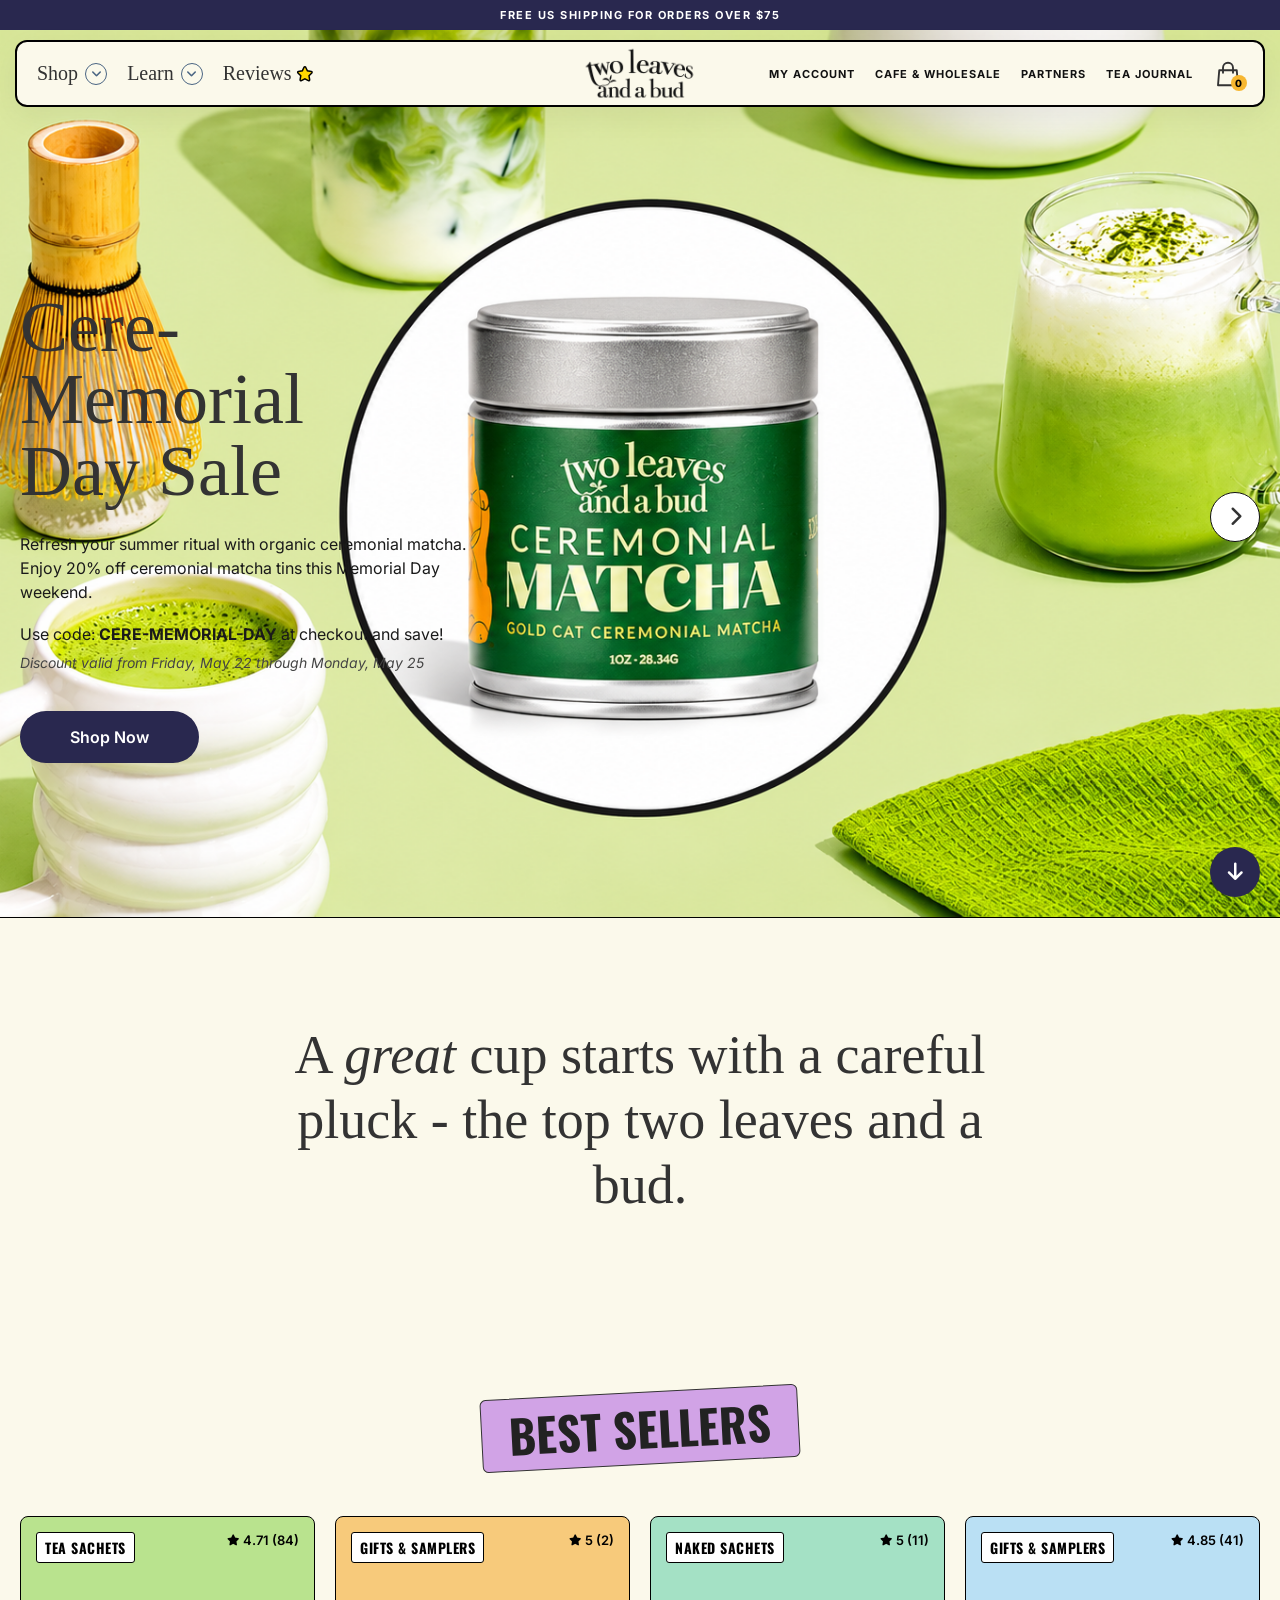
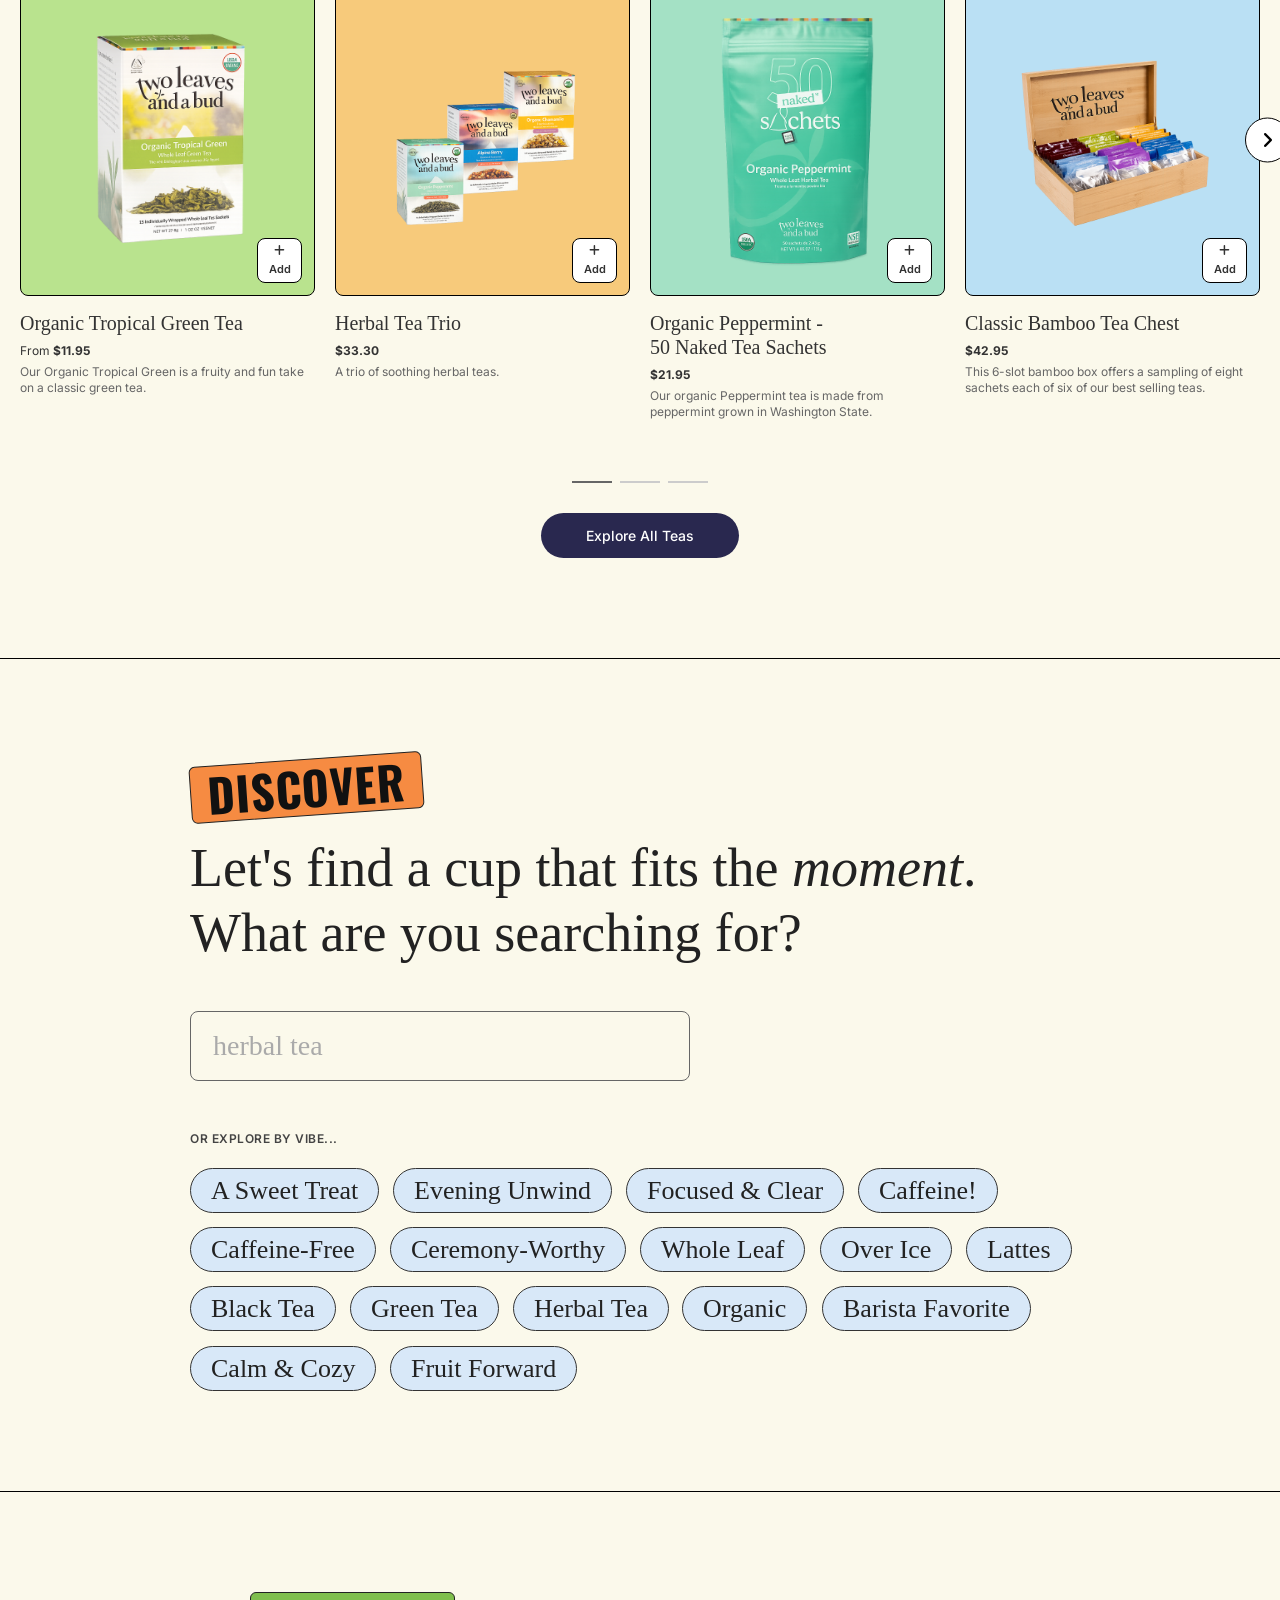
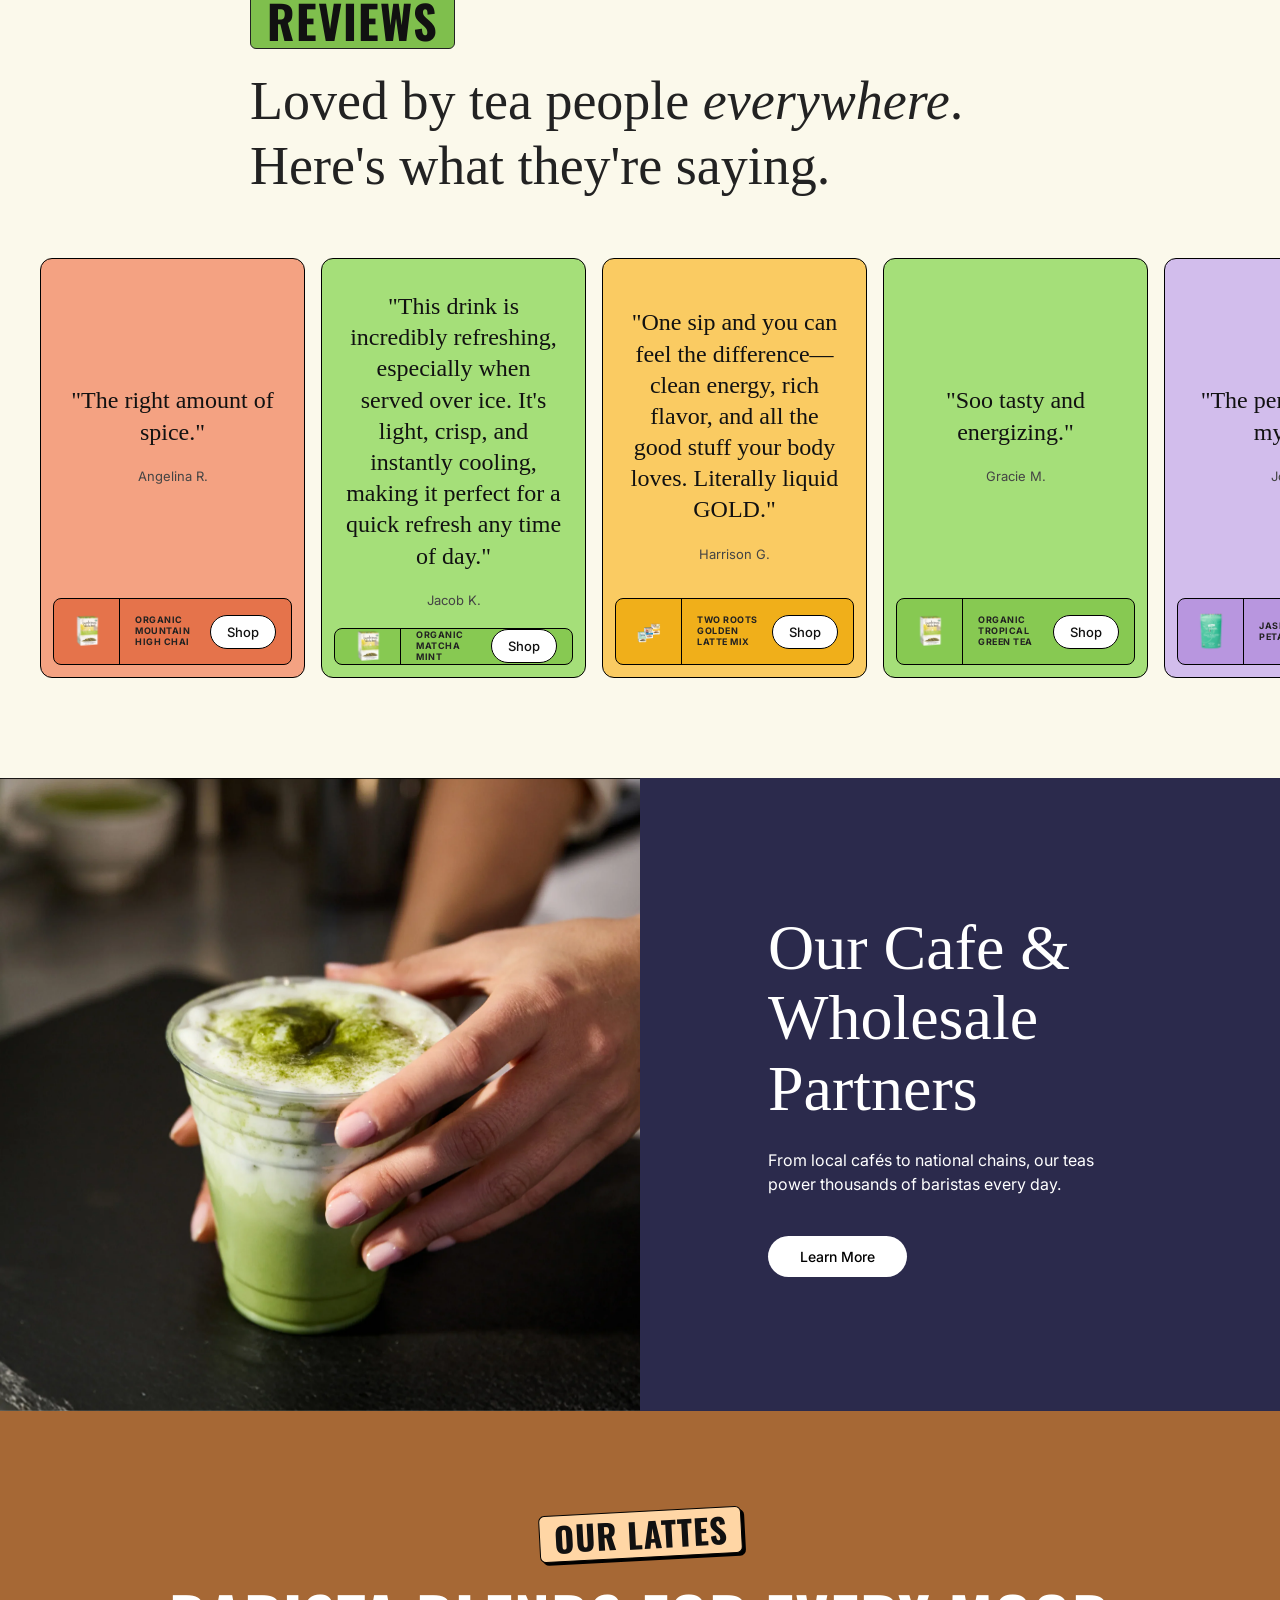
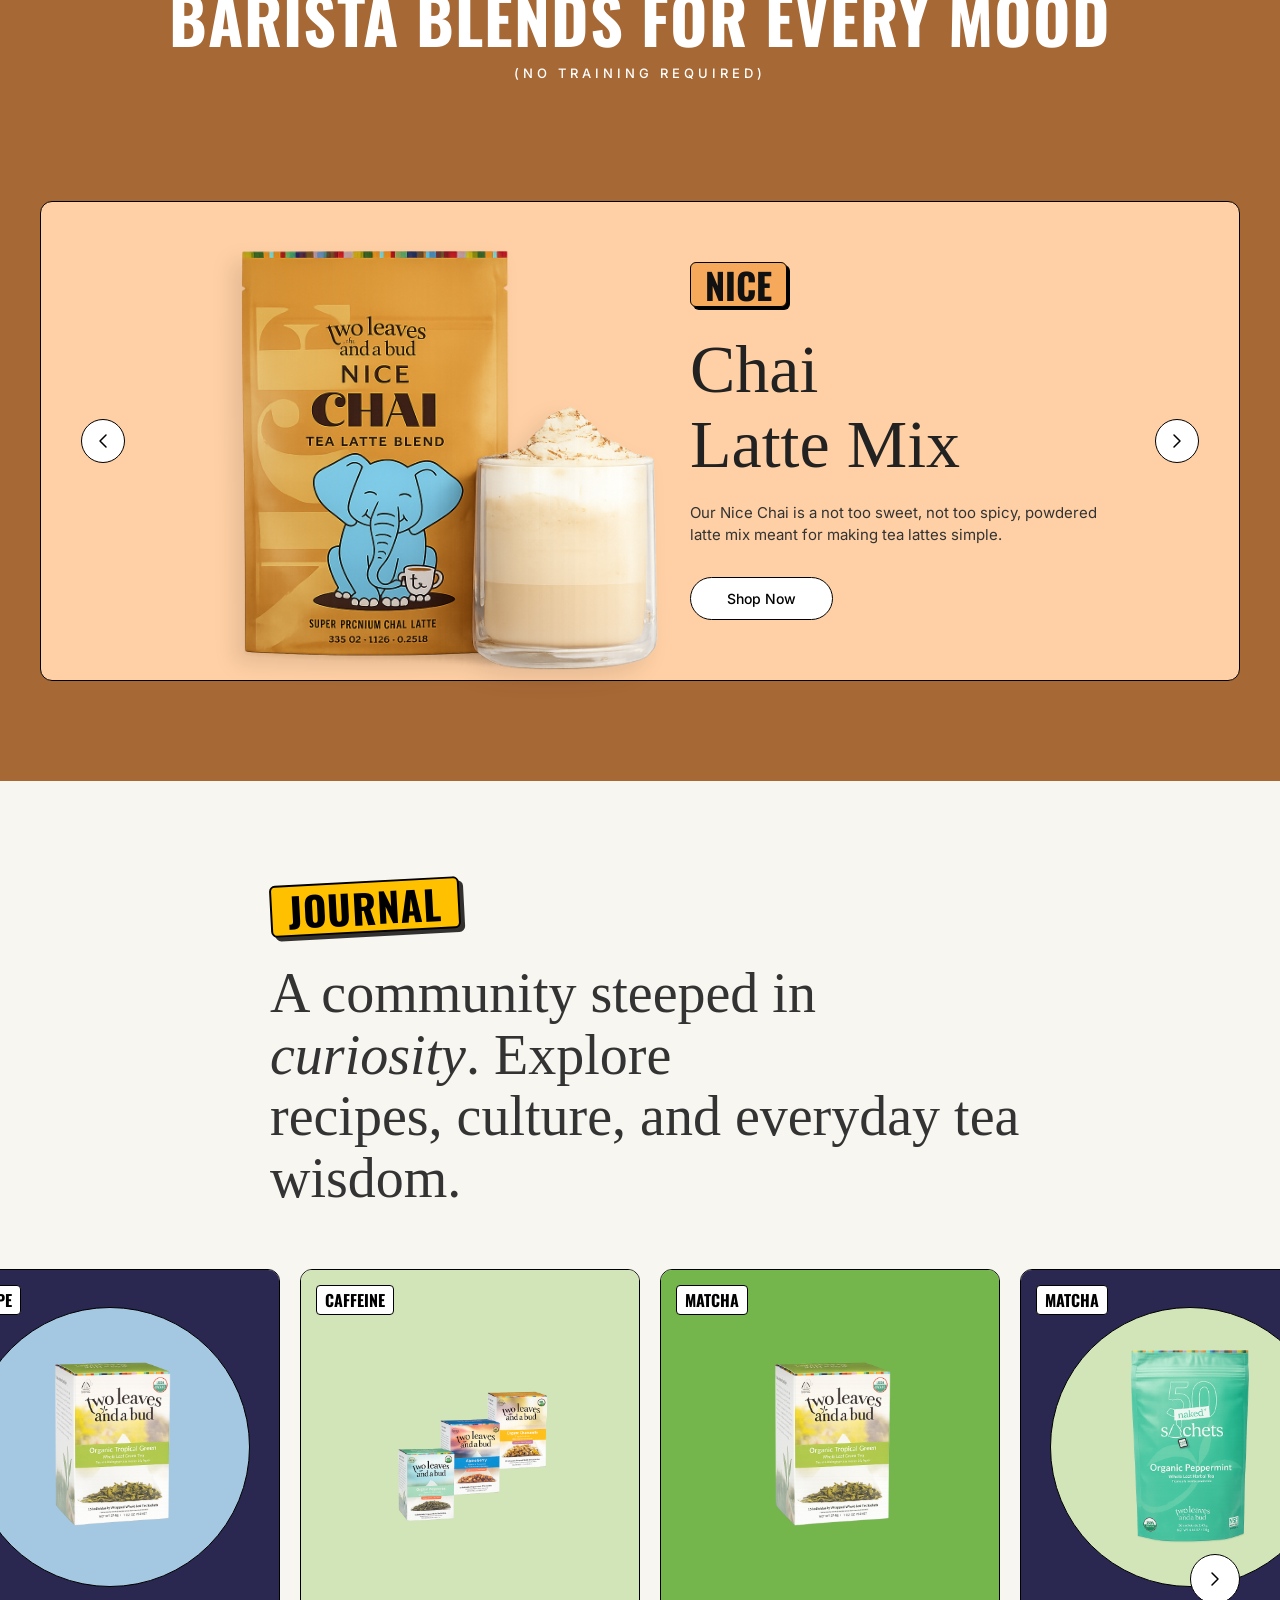
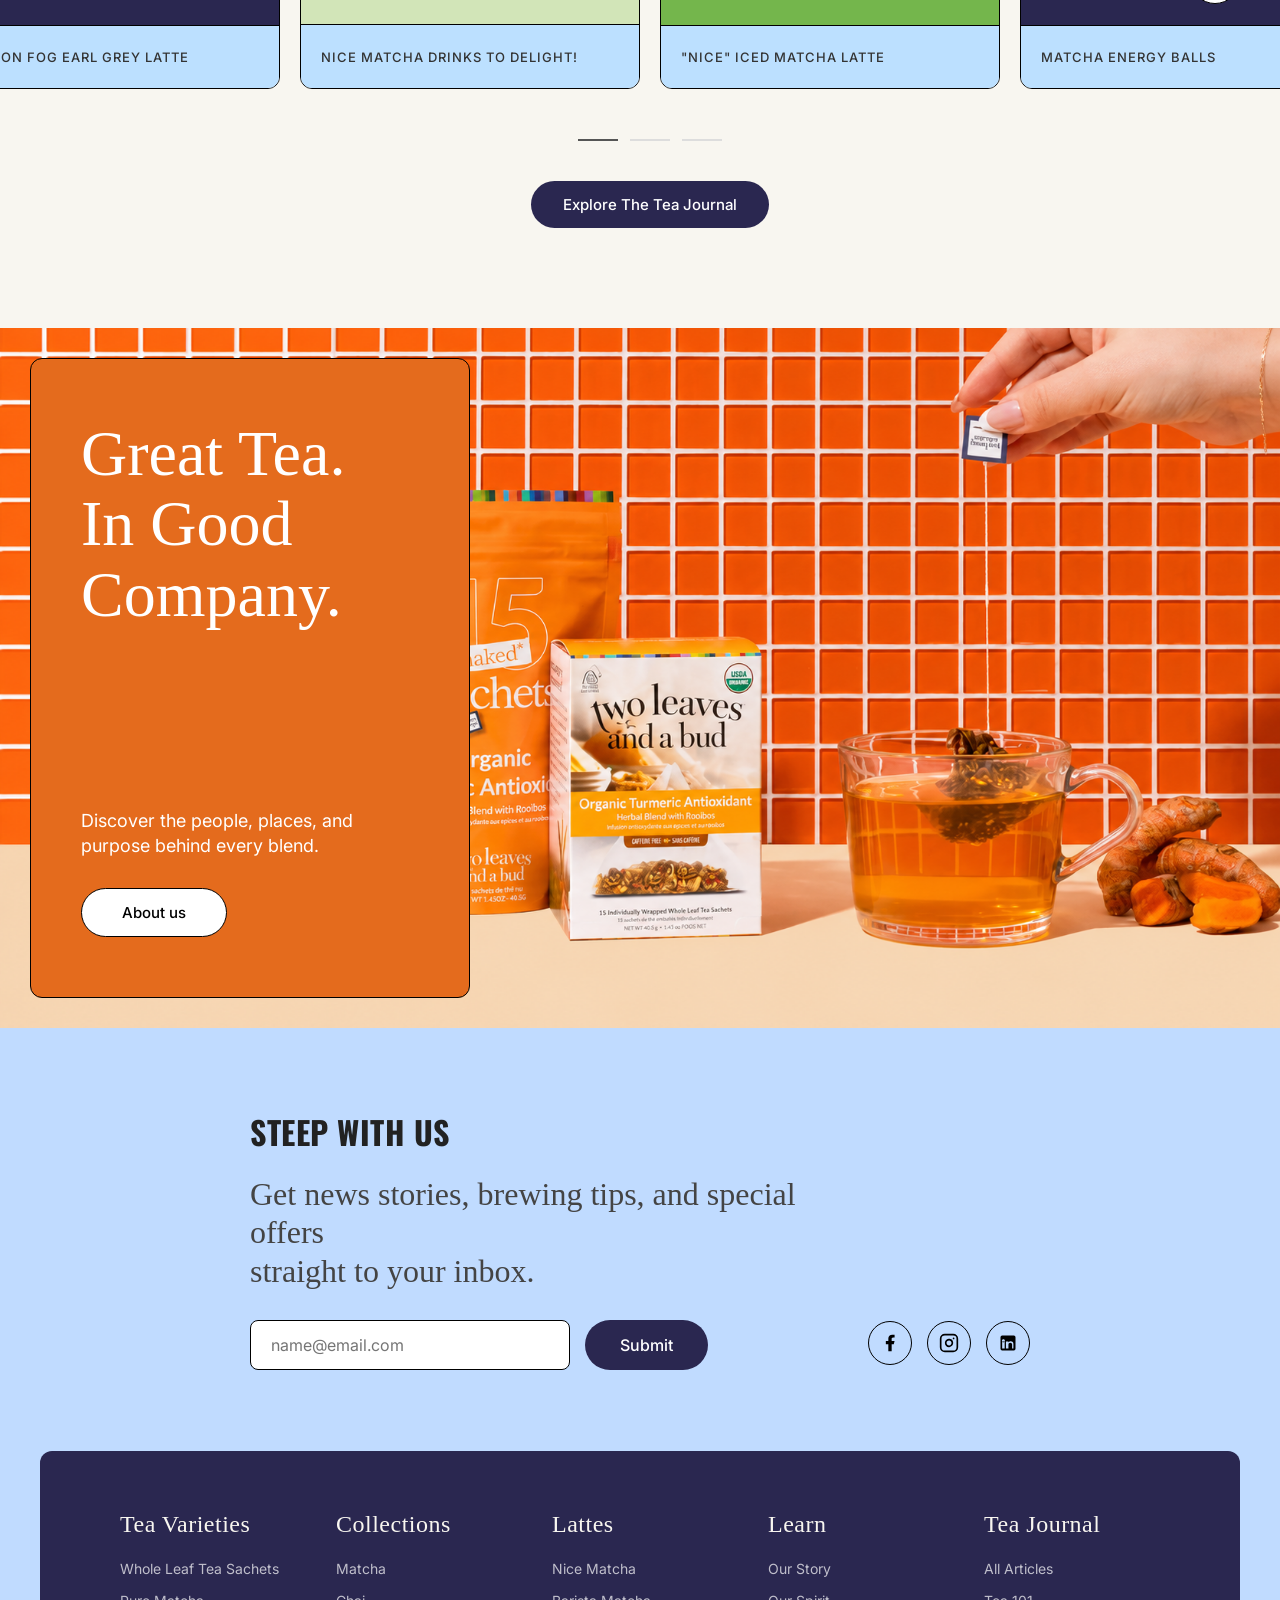
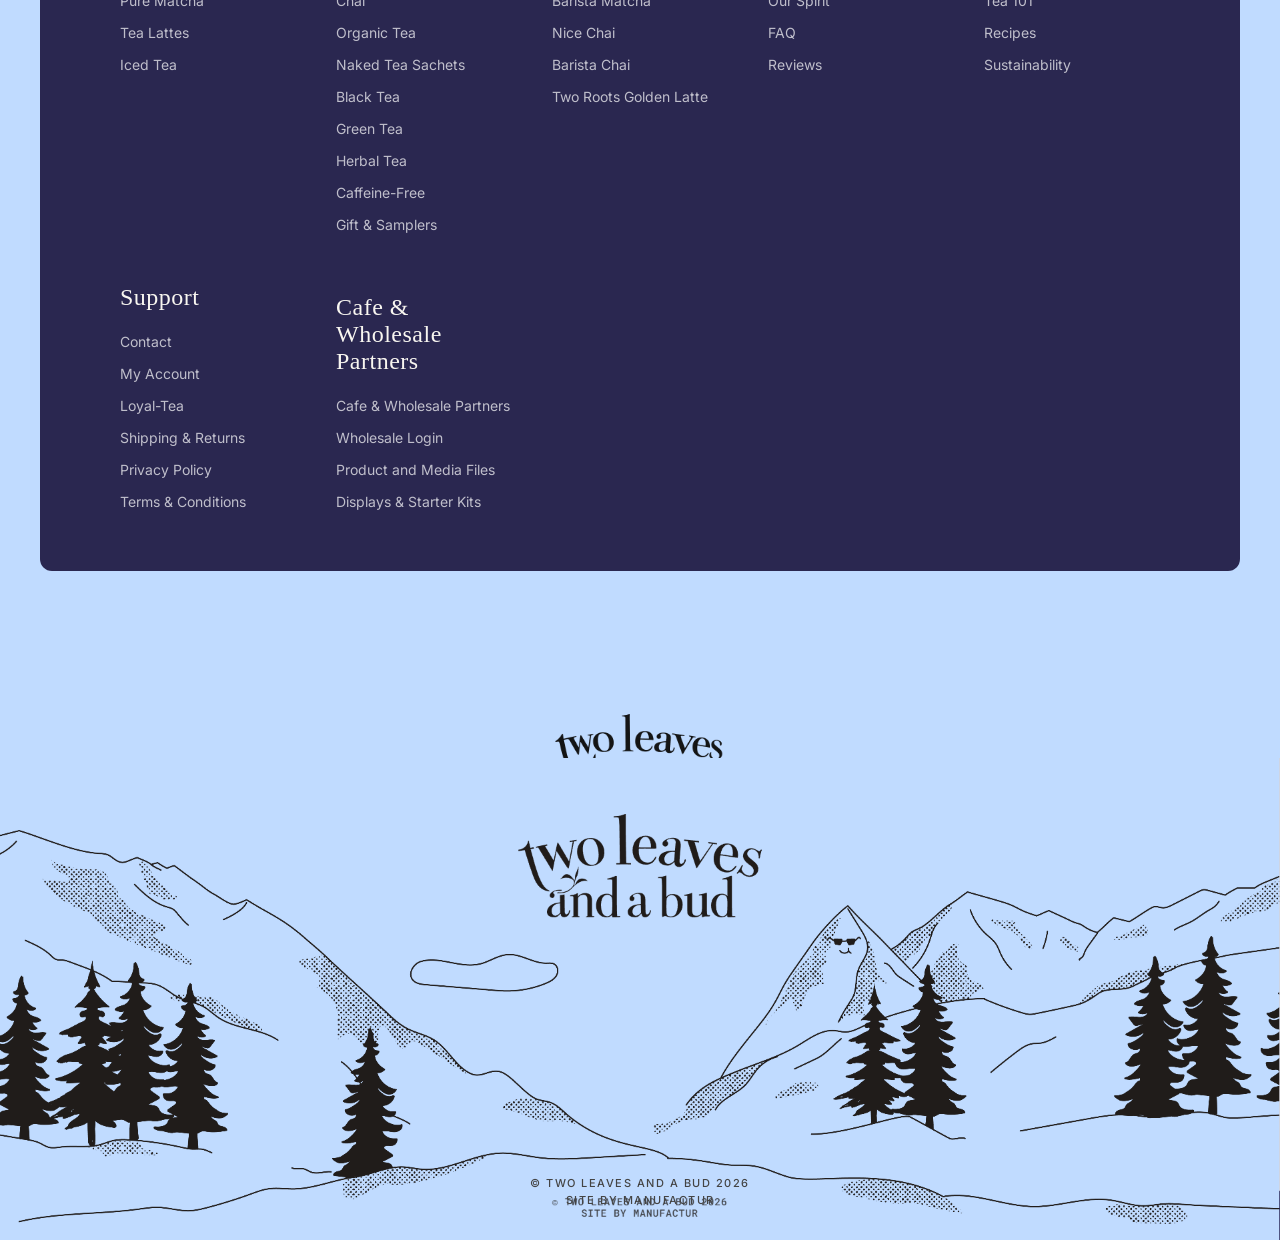
<file: RESPONSIVE TASK/index.html>
<!DOCTYPE html>
<html lang="en">
<head>
    <meta charset="UTF-8">
    <meta name="viewport" content="width=device-width, initial-scale=1.0">
    <title>Two Leaves and a Bud - Replica</title>
    <link rel="stylesheet" href="style.css">
    <link rel="preconnect" href="https://fonts.googleapis.com">
    <link rel="preconnect" href="https://fonts.gstatic.com" crossorigin>
    <link href="https://fonts.googleapis.com/css2?family=Playfair+Display:ital,wght@0,400;0,600;1,400&family=Inter:wght@400;500;600;700&family=Oswald:wght@700&display=swap" rel="stylesheet">
    
    <link rel="stylesheet" href="https://cdnjs.cloudflare.com/ajax/libs/font-awesome/6.4.0/css/all.min.css">
</head>
<body>
    <div class="top-banner">
        FREE US SHIPPING FOR ORDERS OVER $75
    </div>

    <nav class="navbar animate-on-scroll">
        <button class="mobile-menu-btn">
            <svg width="34" height="22" viewBox="0 0 34 22" fill="none" xmlns="http://www.w3.org/2000/svg">
                <path d="M0 1H34M0 11H34M0 21H34" stroke="#333" stroke-width="1.2"/>
            </svg>
        </button>
        
        <div class="nav-left desktop-only">
            <a href="#">Shop <i class="fa-solid fa-angle-down" style="border: 1.5px solid #4A6583; border-radius: 50%; width: 22px; height: 22px; display: flex; align-items: center; justify-content: center; font-size: 12px; color: #4A6583; margin-left: 2px;"></i></a>
            <a href="#">Learn <i class="fa-solid fa-angle-down" style="border: 1.5px solid #4A6583; border-radius: 50%; width: 22px; height: 22px; display: flex; align-items: center; justify-content: center; font-size: 12px; color: #4A6583; margin-left: 2px;"></i></a>
            <a href="#">Reviews <i class="fa-solid fa-star" style="color: #FFD700; -webkit-text-stroke: 1.5px black;"></i></a>
        </div>
        
        <div class="nav-center">
            <img src="./assets/logo.png" alt="Two Leaves and a Bud Logo" class="logo-img">
        </div>

        <div class="nav-right">
            <a href="#" class="desktop-only">MY ACCOUNT</a>
            <a href="#" class="desktop-only">CAFE & WHOLESALE</a>
            <a href="#" class="desktop-only">PARTNERS</a>
            <a href="#" class="desktop-only">TEA JOURNAL</a>
            <a href="#" class="cart">
                <svg width="30" height="30" viewBox="0 0 24 24" fill="none" xmlns="http://www.w3.org/2000/svg">
                    <path d="M16 11V7C16 4.79086 14.2091 3 12 3C9.79086 3 8 4.79086 8 7V11M5 9H19L20 21H4L5 9Z" stroke="currentColor" stroke-width="1.5" stroke-linecap="round" stroke-linejoin="round"/>
                </svg>
                <span class="cart-badge">0</span>
            </a>
        </div>
    </nav>

    
    <div class="mobile-menu-overlay">
        <div class="mobile-menu-header">
            <button class="close-menu-btn"><i class="fa-solid fa-xmark"></i></button>
        </div>
        <div class="mobile-menu-links">
            <a href="#">Shop</a>
            <a href="#">Learn</a>
            <a href="#">Reviews</a>
            <a href="#">My Account</a>
            <a href="#">Cafe & Wholesale</a>
            <a href="#">Partners</a>
            <a href="#">Tea Journal</a>
        </div>
    </div>

    <div class="hero-wrapper">

    <main class="hero-section">
        <div class="hero-content">
            <h1 class="hero-title">
                Cere-<br>
                Memorial<br>
                Day Sale
                <button class="nav-arrow right-arrow mobile-arrow"><i class="fa-solid fa-angle-right"></i></button>
            </h1>
            <p class="hero-subtitle">
                Refresh your summer ritual with organic ceremonial matcha.<br>
                Enjoy 20% off ceremonial matcha tins this Memorial Day<br>
                weekend.
            </p>
            <p class="hero-promo">
                Use code: <strong>CERE-MEMORIAL-DAY</strong> at checkout and save!
            </p>
            <p class="hero-disclaimer">
                <em>Discount valid from Friday, May 22 through Monday, May 25</em>
            </p>
            <button class="shop-now-btn">Shop Now</button>
        </div>

        
        <button class="nav-arrow right-arrow desktop-arrow"><i class="fa-solid fa-chevron-right"></i></button>
        <button class="nav-arrow down-arrow desktop-arrow"><i class="fa-solid fa-arrow-down"></i></button>
    </main>
    </div>

    <section class="intro-section">
        <h2 class="intro-text">A <em>great</em> cup starts with a careful<br>pluck - the top two leaves and a bud.</h2>
    </section>

    <section class="bestsellers-section">
        <div class="bestsellers-badge-container">
            <div class="bestsellers-badge">BEST SELLERS</div>
        </div>

        <div class="carousel-container">
            <button class="carousel-arrow right-arrow-carousel"><i class="fa-solid fa-angle-right"></i></button>
            
            <div class="cards-wrapper">
                
                <div class="product-item">
                    <div class="product-card" style="background-color: #b9e38e;">
                        <div class="card-header">
                            <span class="category-tag">TEA SACHETS</span>
                            <span class="rating"><i class="fa-solid fa-star"></i> 4.71 (84)</span>
                        </div>
                        <div class="product-image-container">
                            <img src="./assets/product1.png" alt="Organic Tropical Green Tea" class="product-img">
                        </div>
                        <button class="add-btn"><i class="fa-solid fa-plus"></i><span>Add</span></button>
                    </div>
                    <div class="product-info">
                        <h3 class="product-title">Organic Tropical Green Tea</h3>
                        <p class="product-price">From <strong>$11.95</strong></p>
                        <p class="product-desc">Our Organic Tropical Green is a fruity and fun take on a classic green tea.</p>
                    </div>
                </div>

                
                <div class="product-item">
                    <div class="product-card" style="background-color: #f7ca7b;">
                        <div class="card-header">
                            <span class="category-tag">GIFTS & SAMPLERS</span>
                            <span class="rating"><i class="fa-solid fa-star"></i> 5 (2)</span>
                        </div>
                        <div class="product-image-container">
                            <img src="./assets/product2.png" alt="Herbal Tea Trio" class="product-img">
                        </div>
                        <button class="add-btn"><i class="fa-solid fa-plus"></i><span>Add</span></button>
                    </div>
                    <div class="product-info">
                        <h3 class="product-title">Herbal Tea Trio</h3>
                        <p class="product-price"><strong>$33.30</strong></p>
                        <p class="product-desc">A trio of soothing herbal teas.</p>
                    </div>
                </div>

                
                <div class="product-item">
                    <div class="product-card" style="background-color: #a4e1c5;">
                        <div class="card-header">
                            <span class="category-tag">NAKED SACHETS</span>
                            <span class="rating"><i class="fa-solid fa-star"></i> 5 (11)</span>
                        </div>
                        <div class="product-image-container">
                            <img src="./assets/product3.png" alt="Organic Peppermint" class="product-img">
                        </div>
                        <button class="add-btn"><i class="fa-solid fa-plus"></i><span>Add</span></button>
                    </div>
                    <div class="product-info">
                        <h3 class="product-title">Organic Peppermint -<br>50 Naked Tea Sachets</h3>
                        <p class="product-price"><strong>$21.95</strong></p>
                        <p class="product-desc">Our organic Peppermint tea is made from peppermint grown in Washington State.</p>
                    </div>
                </div>

                
                <div class="product-item">
                    <div class="product-card" style="background-color: #bae0f4;">
                        <div class="card-header">
                            <span class="category-tag">GIFTS & SAMPLERS</span>
                            <span class="rating"><i class="fa-solid fa-star"></i> 4.85 (41)</span>
                        </div>
                        <div class="product-image-container">
                            <img src="./assets/product4.png" alt="Classic Bamboo Tea Chest" class="product-img">
                        </div>
                        <button class="add-btn"><i class="fa-solid fa-plus"></i><span>Add</span></button>
                    </div>
                    <div class="product-info">
                        <h3 class="product-title">Classic Bamboo Tea Chest</h3>
                        <p class="product-price"><strong>$42.95</strong></p>
                        <p class="product-desc">This 6-slot bamboo box offers a sampling of eight sachets each of six of our best selling teas.</p>
                    </div>
                </div>
            </div>

            <div class="pagination-dots">
                <span class="dot active"></span>
                <span class="dot"></span>
                <span class="dot"></span>
            </div>
            
            <div class="explore-btn-container">
                <a href="#" class="explore-btn">Explore All Teas</a>
            </div>
        </div>
    </section>

    
    <section class="discover-section">
        <div class="discover-container">
            <div class="discover-badge-wrapper">
                <div class="discover-badge">DISCOVER</div>
            </div>
            
            <h2 class="discover-heading">
                Let's find a cup that fits the <em>moment</em>.<br>
                What are you searching for?
            </h2>
            
            <div class="search-box">
                <input type="text" placeholder="herbal tea">
            </div>

            <p class="explore-label">OR EXPLORE BY VIBE...</p>
            
            <div class="vibe-tags">
                <a href="#" class="vibe-tag">A Sweet Treat</a>
                <a href="#" class="vibe-tag">Evening Unwind</a>
                <a href="#" class="vibe-tag">Focused & Clear</a>
                <a href="#" class="vibe-tag">Caffeine!</a>
                <a href="#" class="vibe-tag">Caffeine-Free</a>
                <a href="#" class="vibe-tag">Ceremony-Worthy</a>
                <a href="#" class="vibe-tag">Whole Leaf</a>
                <a href="#" class="vibe-tag">Over Ice</a>
                <a href="#" class="vibe-tag">Lattes</a>
                <a href="#" class="vibe-tag">Black Tea</a>
                <a href="#" class="vibe-tag">Green Tea</a>
                <a href="#" class="vibe-tag">Herbal Tea</a>
                <a href="#" class="vibe-tag">Organic</a>
                <a href="#" class="vibe-tag">Barista Favorite</a>
                <a href="#" class="vibe-tag">Calm & Cozy</a>
                <a href="#" class="vibe-tag">Fruit Forward</a>
            </div>
        </div>
    </section>

    
    <section class="reviews-section">
        <div class="reviews-header-container">
            <div class="reviews-badge-wrapper">
                <div class="reviews-badge">REVIEWS</div>
            </div>
            <h2 class="reviews-heading">
                Loved by tea people <em>everywhere</em>.<br>
                Here's what they're saying.
            </h2>
        </div>

        <div class="reviews-carousel-container">
            <div class="reviews-cards-wrapper">
                
                <div class="review-card" style="background-color: #f4a282;">
                    <div class="review-content-top">
                        <p class="review-text">"The right amount of spice."</p>
                        <p class="reviewer-name">Angelina R.</p>
                    </div>
                    <div class="review-product-box" style="background-color: #e5734b;">
                        <div class="review-product-img-wrapper">
                            <img src="./assets/product1.png" alt="Organic Mountain High Chai" class="review-product-img">
                        </div>
                        <div class="review-product-info">
                            <span class="review-product-name">ORGANIC<br>MOUNTAIN<br>HIGH CHAI</span>
                            <a href="#" class="review-shop-btn">Shop</a>
                        </div>
                    </div>
                </div>

                
                <div class="review-card" style="background-color: #a5df79;">
                    <div class="review-content-top">
                        <p class="review-text">"This drink is incredibly refreshing, especially when served over ice. It's light, crisp, and instantly cooling, making it perfect for a quick refresh any time of day."</p>
                        <p class="reviewer-name">Jacob K.</p>
                    </div>
                    <div class="review-product-box" style="background-color: #87c952;">
                        <div class="review-product-img-wrapper">
                            <img src="./assets/product1.png" alt="Organic Matcha Mint" class="review-product-img">
                        </div>
                        <div class="review-product-info">
                            <span class="review-product-name">ORGANIC<br>MATCHA<br>MINT</span>
                            <a href="#" class="review-shop-btn">Shop</a>
                        </div>
                    </div>
                </div>

                
                <div class="review-card" style="background-color: #facb62;">
                    <div class="review-content-top">
                        <p class="review-text">"One sip and you can feel the difference—clean energy, rich flavor, and all the good stuff your body loves. Literally liquid GOLD."</p>
                        <p class="reviewer-name">Harrison G.</p>
                    </div>
                    <div class="review-product-box" style="background-color: #f0af1a;">
                        <div class="review-product-img-wrapper">
                            <img src="./assets/product2.png" alt="Two Roots Golden Latte Mix" class="review-product-img">
                        </div>
                        <div class="review-product-info">
                            <span class="review-product-name">TWO ROOTS<br>GOLDEN<br>LATTE MIX</span>
                            <a href="#" class="review-shop-btn">Shop</a>
                        </div>
                    </div>
                </div>

                
                <div class="review-card" style="background-color: #a5df79;">
                    <div class="review-content-top">
                        <p class="review-text">"Soo tasty and energizing."</p>
                        <p class="reviewer-name">Gracie M.</p>
                    </div>
                    <div class="review-product-box" style="background-color: #87c952;">
                        <div class="review-product-img-wrapper">
                            <img src="./assets/product1.png" alt="Organic Tropical Green Tea" class="review-product-img">
                        </div>
                        <div class="review-product-info">
                            <span class="review-product-name">ORGANIC<br>TROPICAL<br>GREEN TEA</span>
                            <a href="#" class="review-shop-btn">Shop</a>
                        </div>
                    </div>
                </div>

                
                <div class="review-card" style="background-color: #d2bdec;">
                    <div class="review-content-top">
                        <p class="review-text">"The perfect start to my day."</p>
                        <p class="reviewer-name">Jorge F.</p>
                    </div>
                    <div class="review-product-box" style="background-color: #b896df;">
                        <div class="review-product-img-wrapper">
                            <img src="./assets/product3.png" alt="Jasmine Petal" class="review-product-img">
                        </div>
                        <div class="review-product-info">
                            <span class="review-product-name">JASMINE<br>PETAL</span>
                            <a href="#" class="review-shop-btn">Shop</a>
                        </div>
                    </div>
                </div>
            </div>
        </div>
    </section>

    
    <section class="cafe-section">
        <div class="cafe-image-col">
            <img src="./assets/our-cafe.png" alt="Our Cafe & Wholesale Partners" class="cafe-img">
        </div>
        <div class="cafe-content-col">
            <h2 class="cafe-heading">Our Cafe &<br>Wholesale Partners</h2>
            <p class="cafe-desc">From local cafés to national chains, our teas<br>power thousands of baristas every day.</p>
            <a href="#" class="cafe-btn">Learn More</a>
        </div>
    </section>

    
    <section class="lattes-section">
        <div class="lattes-header">
            <div class="lattes-badge">OUR LATTES</div>
            <h2 class="lattes-heading">BARISTA BLENDS FOR EVERY MOOD</h2>
            <p class="lattes-subheading">(NO TRAINING REQUIRED)</p>
        </div>

        <div class="lattes-carousel-container">
            <div class="latte-card">
                <button class="latte-nav left-nav">
                    <svg width="24" height="24" viewBox="0 0 24 24" fill="none" stroke="currentColor" stroke-width="1.5" stroke-linecap="round" stroke-linejoin="round"><path d="M15 18l-6-6 6-6"/></svg>
                </button>

                <div class="latte-card-left">
                    <img src="./assets/chai.png" alt="Nice Chai Latte Blend" class="latte-product-img">
                </div>
                <div class="latte-card-right">
                    <div class="latte-nice-badge">NICE</div>
                    <h3 class="latte-title">Chai<br>Latte Mix</h3>
                    <p class="latte-desc">Our Nice Chai is a not too sweet, not too spicy, powdered latte mix meant for making tea lattes simple.</p>
                    <a href="#" class="latte-shop-btn">Shop Now</a>
                </div>

                <button class="latte-nav right-nav">
                    <svg width="24" height="24" viewBox="0 0 24 24" fill="none" stroke="currentColor" stroke-width="1.5" stroke-linecap="round" stroke-linejoin="round"><path d="M9 18l6-6-6-6"/></svg>
                </button>
            </div>
        </div>
    </section>

    
    <section class="journal-section">
        <div class="journal-header">
            <div class="journal-badge">JOURNAL</div>
            <h2 class="journal-desc">A community steeped in <em>curiosity</em>. Explore<br>recipes, culture, and everyday tea wisdom.</h2>
        </div>

        <div class="journal-carousel-wrapper">
            
            <div class="journal-card">
                <div class="journal-card-top" style="background-color: #2a2750;">
                    <div class="journal-category-badge">RECIPE</div>
                    <div class="journal-circle" style="background-color: #a4c8e1;"></div>
                    <img src="./assets/product1.png" alt="Recipe" class="journal-placeholder-img">
                </div>
                <div class="journal-card-bottom" style="background-color: #bce0ff;">
                    <span class="journal-card-title">LONDON FOG EARL GREY LATTE</span>
                </div>
            </div>

            
            <div class="journal-card">
                <div class="journal-card-top" style="background-color: #d2e5b8;">
                    <div class="journal-category-badge">CAFFEINE</div>
                    <img src="./assets/product2.png" alt="Caffeine" class="journal-placeholder-img">
                </div>
                <div class="journal-card-bottom" style="background-color: #bce0ff;">
                    <span class="journal-card-title">NICE MATCHA DRINKS TO DELIGHT!</span>
                </div>
            </div>

            
            <div class="journal-card">
                <div class="journal-card-top" style="background-color: #74b64c;">
                    <div class="journal-category-badge">MATCHA</div>
                    <img src="./assets/product1.png" alt="Matcha" class="journal-placeholder-img">
                </div>
                <div class="journal-card-bottom" style="background-color: #bce0ff;">
                    <span class="journal-card-title">"NICE" ICED MATCHA LATTE</span>
                </div>
            </div>

            
            <div class="journal-card">
                <div class="journal-card-top" style="background-color: #2a2750;">
                    <div class="journal-category-badge">MATCHA</div>
                    <div class="journal-circle" style="background-color: #d2e5b8;"></div>
                    <img src="./assets/product3.png" alt="Matcha Whisk" class="journal-placeholder-img">
                </div>
                <div class="journal-card-bottom" style="background-color: #bce0ff;">
                    <span class="journal-card-title">MATCHA ENERGY BALLS</span>
                </div>
            </div>

            <button class="journal-nav right-nav">
                <svg width="24" height="24" viewBox="0 0 24 24" fill="none" stroke="currentColor" stroke-width="1.5" stroke-linecap="round" stroke-linejoin="round"><path d="M9 18l6-6-6-6"/></svg>
            </button>
        </div>

        
        <div class="journal-footer">
            <div class="journal-indicators">
                <span class="indicator active"></span>
                <span class="indicator"></span>
                <span class="indicator"></span>
            </div>
            <a href="#" class="journal-explore-btn">Explore The Tea Journal</a>
        </div>
    </section>

    
    <section class="about-section">
        <div class="about-card">
            <h2 class="about-heading">Great Tea.<br>In Good<br>Company.</h2>
            
            <div class="about-bottom-content">
                <p class="about-desc">Discover the people, places, and<br>purpose behind every blend.</p>
                <a href="#" class="about-btn">About us</a>
            </div>
        </div>
    </section>

    
    <section class="newsletter-section">
        <div class="newsletter-container">
            <div class="newsletter-left">
                <h2 class="newsletter-heading">STEEP WITH US</h2>
                <p class="newsletter-desc">Get news stories, brewing tips, and special offers<br>straight to your inbox.</p>
                <form class="newsletter-form">
                    <input type="email" placeholder="name@email.com" class="newsletter-input">
                    <button type="submit" class="newsletter-submit">Submit</button>
                </form>
            </div>
            <div class="newsletter-right">
                <a href="#" class="social-icon">
                    <svg width="20" height="20" viewBox="0 0 24 24" fill="currentColor"><path d="M14 13.5h2.5l1-4H14v-2c0-1.03 0-2 2-2h1.5V2.14c-.326-.043-1.557-.14-2.857-.14C11.928 2 10 3.657 10 6.7v2.8H7v4h3V22h4v-8.5z"/></svg>
                </a>
                <a href="#" class="social-icon">
                    <svg width="20" height="20" viewBox="0 0 24 24" fill="none" stroke="currentColor" stroke-width="2" stroke-linecap="round" stroke-linejoin="round"><rect x="2" y="2" width="20" height="20" rx="5" ry="5"></rect><path d="M16 11.37A4 4 0 1 1 12.63 8 4 4 0 0 1 16 11.37z"></path><line x1="17.5" y1="6.5" x2="17.51" y2="6.5"></line></svg>
                </a>
                <a href="#" class="social-icon">
                    <svg width="20" height="20" viewBox="0 0 24 24" fill="currentColor"><path d="M19 3a2 2 0 0 1 2 2v14a2 2 0 0 1-2 2H5a2 2 0 0 1-2-2V5a2 2 0 0 1 2-2h14m-.5 15.5v-5.3a3.26 3.26 0 0 0-3.26-3.26c-1.4 0-2.32.8-2.71 1.51v-1.2h-3v8.25h3v-4.58c0-1.22.99-2.2 2.2-2.2 1.21 0 2.2.98 2.2 2.2v4.58h3M6.5 7.5c-1 0-1.8.8-1.8 1.8 0 .99.8 1.8 1.8 1.8 1 .01 1.8-.8 1.8-1.8 0-1-.8-1.8-1.8-1.8m-1.5 11h3v-8.25H5v8.25"/></svg>
                </a>
            </div>
        </div>
    </section>

    
    <footer class="main-footer">
        <div class="footer-container">
            
            <div class="footer-col">
                <div class="footer-block">
                    <h3 class="footer-heading">Tea Varieties</h3>
                    <ul class="footer-links">
                        <li><a href="#">Whole Leaf Tea Sachets</a></li>
                        <li><a href="#">Pure Matcha</a></li>
                        <li><a href="#">Tea Lattes</a></li>
                        <li><a href="#">Iced Tea</a></li>
                    </ul>
                </div>
                <div class="footer-block mt-auto">
                    <h3 class="footer-heading">Support</h3>
                    <ul class="footer-links">
                        <li><a href="#">Contact</a></li>
                        <li><a href="#">My Account</a></li>
                        <li><a href="#">Loyal-Tea</a></li>
                        <li><a href="#">Shipping & Returns</a></li>
                        <li><a href="#">Privacy Policy</a></li>
                        <li><a href="#">Terms & Conditions</a></li>
                    </ul>
                </div>
            </div>

            
            <div class="footer-col">
                <div class="footer-block">
                    <h3 class="footer-heading">Collections</h3>
                    <ul class="footer-links">
                        <li><a href="#">Matcha</a></li>
                        <li><a href="#">Chai</a></li>
                        <li><a href="#">Organic Tea</a></li>
                        <li><a href="#">Naked Tea Sachets</a></li>
                        <li><a href="#">Black Tea</a></li>
                        <li><a href="#">Green Tea</a></li>
                        <li><a href="#">Herbal Tea</a></li>
                        <li><a href="#">Caffeine-Free</a></li>
                        <li><a href="#">Gift & Samplers</a></li>
                    </ul>
                </div>
                <div class="footer-block mt-auto">
                    <h3 class="footer-heading">Cafe & Wholesale Partners</h3>
                    <ul class="footer-links">
                        <li><a href="#">Cafe & Wholesale Partners</a></li>
                        <li><a href="#">Wholesale Login</a></li>
                        <li><a href="#">Product and Media Files</a></li>
                        <li><a href="#">Displays & Starter Kits</a></li>
                    </ul>
                </div>
            </div>

            
            <div class="footer-col">
                <div class="footer-block">
                    <h3 class="footer-heading">Lattes</h3>
                    <ul class="footer-links">
                        <li><a href="#">Nice Matcha</a></li>
                        <li><a href="#">Barista Matcha</a></li>
                        <li><a href="#">Nice Chai</a></li>
                        <li><a href="#">Barista Chai</a></li>
                        <li><a href="#">Two Roots Golden Latte</a></li>
                    </ul>
                </div>
            </div>

            
            <div class="footer-col">
                <div class="footer-block">
                    <h3 class="footer-heading">Learn</h3>
                    <ul class="footer-links">
                        <li><a href="#">Our Story</a></li>
                        <li><a href="#">Our Spirit</a></li>
                        <li><a href="#">FAQ</a></li>
                        <li><a href="#">Reviews</a></li>
                    </ul>
                </div>
            </div>

            
            <div class="footer-col">
                <div class="footer-block">
                    <h3 class="footer-heading">Tea Journal</h3>
                    <ul class="footer-links">
                        <li><a href="#">All Articles</a></li>
                        <li><a href="#">Tea 101</a></li>
                        <li><a href="#">Recipes</a></li>
                        <li><a href="#">Sustainability</a></li>
                    </ul>
                </div>
            </div>
        </div>

        
        <div class="footer-image-wrapper">
            <img src="./assets/logo.png" alt="Two leaves and a bud logo" class="footer-large-logo">
            <img src="./assets/footer.png" alt="Two Leaves and a Bud Illustration" class="footer-bottom-img">
            <div class="footer-copyright">
                &copy; TWO LEAVES AND A BUD 2026<br>
                SITE BY MANUFACTUR
            </div>
        </div>
    </footer>

    
    <script>
        document.addEventListener("DOMContentLoaded", () => {
            // Mobile Menu Toggle
            const mobileMenuBtn = document.querySelector('.mobile-menu-btn');
            const closeMenuBtn = document.querySelector('.close-menu-btn');
            const mobileMenuOverlay = document.querySelector('.mobile-menu-overlay');

            mobileMenuBtn.addEventListener('click', () => {
                mobileMenuOverlay.classList.add('active');
                document.body.style.overflow = 'hidden'; // Prevent scrolling
            });

            closeMenuBtn.addEventListener('click', () => {
                mobileMenuOverlay.classList.remove('active');
                document.body.style.overflow = 'auto';
            });

            // Select major elements to animate on scroll
            const selectors = [
                '.hero-heading', '.hero-buttons', '.marquee-container', 
                '.products-header', '.product-card', '.vibe-tag', 
                '.reviews-badge', '.reviews-heading', '.review-card', 
                '.latte-header', '.latte-card', 
                '.cafe-image-col', '.cafe-text-col', 
                '.journal-header', '.journal-card', 
                '.about-card', '.newsletter-container', '.main-footer'
            ];
            
            const elementsToAnimate = document.querySelectorAll(selectors.join(', '));
            
            // Add the base animation class to all selected elements
            elementsToAnimate.forEach(el => el.classList.add('animate-on-scroll'));

            // Setup Intersection Observer
            const observer = new IntersectionObserver((entries) => {
                entries.forEach(entry => {
                    if (entry.isIntersecting) {
                        entry.target.classList.add('is-visible');
                        // Unobserve after animating so it only animates once per load
                        observer.unobserve(entry.target);
                    }
                });
            }, { 
                threshold: 0.1, // Trigger when 10% of the element is visible
                rootMargin: "0px 0px -50px 0px" // Trigger slightly before it hits the very bottom
            });

            // Start observing
            document.querySelectorAll('.animate-on-scroll').forEach(el => {
                observer.observe(el);
            });
        });
    </script>
</body>
</html>
</file>
<file: RESPONSIVE TASK/style.css>
* {
    margin: 0;
    padding: 0;
    box-sizing: border-box;
}

body {
    font-family: 'Inter', sans-serif;
    background-color: #FBF9EB; 
    overflow-x: hidden;
}


.top-banner {
    background-color: #29284F;
    color: #ffffff;
    text-align: center;
    padding: 8px 10px;
    font-size: 11px;
    font-weight: 700;
    letter-spacing: 1.5px;
    text-transform: uppercase;
}


.navbar {
    display: flex;
    justify-content: space-between;
    align-items: center;
    background-color: #FBF9EB;
    border: 2px solid #000; 
    border-radius: 12px;
    margin: 10px auto; 
    padding: 0 20px; 
    box-shadow: 0 10px 30px rgba(0, 0, 0, 0.05); 
    position: sticky;
    top: 10px;
    z-index: 1000;
    flex-wrap: wrap;
    height: 67px;
    width: 1504.4px;
    max-width: calc(100% - 30px); 
}

.nav-left, .nav-right {
    display: flex;
    align-items: center;
    gap: 20px;
}

.nav-left a {
    text-decoration: none;
    color: #333;
    font-size: 20px; 
    font-family: 'Bodoni MT', 'Bodoni', serif;
    font-weight: 400;
    display: flex;
    align-items: center;
    gap: 5px;
}

.nav-left a i {
    font-size: 10px;
    color: #888;
}


.nav-left a i.fa-star {
    font-size: 14px;
}

.nav-center {
    position: absolute;
    left: 50%;
    top: 50%;
    transform: translate(-50%, -50%);
    display: flex;
    justify-content: center;
    align-items: center;
}

.nav-center .logo-img {
    height: 120px; 
    width: auto;
    object-fit: contain;
    margin-top: 15px; 
}

.nav-right a {
    text-decoration: none;
    color: #111;
    font-size: 11px; 
    font-weight: 700;
    letter-spacing: 1px;
    text-transform: uppercase;
}

.nav-right a.cart {
    display: flex;
    align-items: center;
    position: relative;
}

.nav-right a.cart svg {
    color: #333;
}

.cart-badge {
    position: absolute;
    bottom: -2px;
    right: -4px;
    background-color: #f7b731;
    color: #000;
    font-size: 10px;
    font-weight: 800;
    width: 16px;
    height: 16px;
    display: flex;
    justify-content: center;
    align-items: center;
    border-radius: 50%;
}


.hero-wrapper {
    width: 100%;
    margin-top: -87px; 
    padding-top: 87px; 
    background-image: url('./assets/hero.png');
    background-size: cover;
    background-position: top center;
    background-repeat: no-repeat;
    display: flex;
    flex-direction: column;
    border-bottom: 1.5px solid #000; 
}

.hero-section {
    position: relative;
    width: 100%;
    max-width: 1504.4px;
    margin: 0 auto;
    min-height: calc(100vh - 100px);
    display: flex;
    align-items: center;
    padding: 0 20px; 
    padding-top: 20px;
}

.hero-content {
    max-width: 600px;
    color: #1a1a1a;
    padding-left: 0; 
}

.hero-title {
    font-family: 'Didot', 'Bodoni MT', 'Bodoni', serif; 
    font-size: 4.5rem; 
    font-weight: 100;
    -webkit-font-smoothing: antialiased;
    -moz-osx-font-smoothing: grayscale;
    line-height: 1;
    margin-bottom: 25px;
    color: #333; 
}

.hero-subtitle {
    font-size: 16px; 
    line-height: 1.5;
    margin-bottom: 20px;
    font-weight: 400;
}

.hero-promo {
    font-size: 16px; 
    margin-bottom: 10px;
}

.hero-promo strong {
    font-weight: 700;
}

.hero-disclaimer {
    font-size: 14px; 
    font-style: italic;
    margin-bottom: 30px;
    color: #444;
}

.shop-now-btn {
    background-color: #29284F;
    color: #ffffff;
    border: none;
    padding: 16px 50px;
    font-size: 16px;
    font-weight: 600;
    border-radius: 30px;
    cursor: pointer;
    font-family: 'Inter', sans-serif;
    transition: background-color 0.3s;
    margin-top: 10px;
}

.shop-now-btn:hover {
    background-color: #1f1e3c;
}



.nav-arrow {
    position: absolute;
    width: 50px;
    height: 50px;
    border-radius: 50%;
    display: flex;
    justify-content: center;
    align-items: center;
    cursor: pointer;
    font-size: 20px;
    transition: transform 0.2s;
}

.mobile-arrow {
    display: none; 
}

.nav-arrow:hover {
    transform: scale(1.05);
}

.right-arrow {
    top: 50%;
    right: 20px;
    transform: translateY(-50%);
    background-color: #ffffff;
    color: #333;
    border: 1px solid #111;
}

.right-arrow:hover {
    transform: translateY(-50%) scale(1.05);
}

.down-arrow {
    bottom: 20px;
    right: 20px;
    background-color: #29284F;
    color: #ffffff;
    border: none;
}


@media (max-width: 1024px) {
    .nav-left, .nav-right {
        gap: 10px;
    }
    .nav-left a {
        font-size: 13px;
    }
    .nav-right a {
        font-size: 10px;
    }
}

@media (max-width: 768px) {
    .navbar {
        flex-direction: column;
        gap: 15px;
    }
    .nav-center {
        position: relative;
        left: 0;
        transform: none;
    }
    .hero-content {
        padding-left: 0;
    }
    .nav-arrow {
        display: none; 
    }
}


.intro-section {
    padding-top: 105px;
    padding-bottom: 165px;
    text-align: center;
    background-color: #FBF9EB;
}

.intro-text {
    font-family: 'Reckless Condensed', 'Didot', 'Bodoni MT', serif;
    font-size: 54px; 
    font-weight: 100; 
    -webkit-font-smoothing: antialiased; 
    -moz-osx-font-smoothing: grayscale;
    color: #333; 
    line-height: 1.2;
    max-width: 712px; 
    margin: 0 auto;
}

.intro-text em {
    font-style: italic;
    font-weight: 400;
}


.bestsellers-section {
    position: relative;
    padding-bottom: 80px;
    background-color: #FBF9EB;
    overflow: hidden;
    border-bottom: 1.5px solid #000; 
}

.bestsellers-badge-container {
    display: flex;
    justify-content: center;
    margin-bottom: 40px;
    padding: 10px; 
}

.bestsellers-badge {
    width: 317.6px;
    display: flex;
    justify-content: center;
    align-items: center;
    background-color: #d1a3e6; 
    border: 1px solid #333; 
    color: #222; 
    font-family: 'Oswald', sans-serif;
    font-weight: 700;
    font-size: 46px; 
    letter-spacing: 0px;
    padding: 8px 0px; 
    line-height: 1.2; 
    border-radius: 6px;
    transform: rotate(-3deg);
    white-space: nowrap;
}

.carousel-container {
    position: relative;
    max-width: 1504.4px;
    margin: 0 auto;
    padding: 0 20px;
}

.cards-wrapper {
    display: flex;
    gap: 20px;
    overflow-x: auto;
    padding-bottom: 20px;
    scrollbar-width: none; 
}

.cards-wrapper::-webkit-scrollbar {
    display: none; 
}

.product-item {
    display: flex;
    flex-direction: column;
    width: calc(25% - 15px); 
    flex-shrink: 0;
}

.product-card {
    height: 380px;
    border: 1px solid #000;
    border-radius: 8px;
    display: flex;
    flex-direction: column;
    position: relative;
    overflow: hidden;
}

.card-header {
    display: flex;
    justify-content: space-between;
    align-items: flex-start;
    padding: 15px;
    width: 100%;
    z-index: 2;
}

.category-tag {
    background-color: #fff;
    border: 1.5px solid #000;
    font-family: 'Oswald', sans-serif;
    font-size: 14px;
    font-weight: 700;
    padding: 4px 8px;
    border-radius: 3px;
    letter-spacing: 0.5px;
}

.rating {
    font-size: 13px;
    font-weight: 600;
    display: flex;
    align-items: center;
    gap: 4px;
}

.rating i {
    font-size: 11px;
}

.product-image-container {
    flex-grow: 1;
    display: flex;
    justify-content: center;
    align-items: center;
    padding: 5px; 
}

.product-img {
    max-width: 100%;
    max-height: 320px; 
    object-fit: contain;
}

.add-btn {
    position: absolute;
    bottom: 12px;
    right: 12px;
    width: 45px;
    height: 45px;
    background-color: #fff;
    border: 1px solid #000;
    border-radius: 8px;
    display: flex;
    flex-direction: column;
    justify-content: center;
    align-items: center;
    gap: 3px; 
    font-size: 11px;
    font-weight: 600;
    cursor: pointer;
    font-family: 'Inter', sans-serif;
    color: #333;
}

.add-btn i {
    font-size: 12px;
    margin-bottom: 2px;
}

.product-info {
    margin-top: 15px;
    text-align: left;
}

.product-title {
    font-family: 'Reckless Condensed', 'Didot', serif;
    font-size: 20px; 
    font-weight: 400;
    color: #333;
    line-height: 1.2;
    margin-bottom: 8px;
}

.product-price {
    font-size: 12px;
    color: #333;
    margin-bottom: 6px;
}

.product-desc {
    font-size: 12px;
    color: #666;
    line-height: 1.4;
}

.pagination-dots {
    display: flex;
    justify-content: center;
    gap: 8px;
    margin: 40px 0 30px 0;
}

.dot {
    width: 40px;
    height: 2px;
    background-color: #ccc;
}

.dot.active {
    background-color: #666;
}

.explore-btn-container {
    text-align: center;
    margin-bottom: 20px;
}

.explore-btn {
    display: inline-block;
    background-color: #29284F;
    color: #fff;
    padding: 14px 45px;
    border-radius: 30px;
    text-decoration: none;
    font-size: 14px;
    font-weight: 500;
    transition: background-color 0.2s;
}

.explore-btn:hover {
    background-color: #1a1936;
}

.carousel-arrow {
    position: absolute;
    top: 35%;
    transform: translateY(-50%);
    width: 45px;
    height: 45px;
    border-radius: 50%;
    background-color: #fff;
    border: 1.5px solid #000;
    display: flex;
    justify-content: center;
    align-items: center;
    font-size: 18px;
    cursor: pointer;
    z-index: 10;
    transition: transform 0.2s;
}

.carousel-arrow:hover {
    transform: translateY(-50%) scale(1.05);
}

.right-arrow-carousel {
    right: -10px; 
}


.discover-section {
    padding: 100px 20px;
    background-color: #FBF9EB;
    border-bottom: 1.5px solid #000; 
}

.discover-container {
    max-width: 900px; 
    margin: 0 auto;
}

.discover-badge-wrapper {
    margin-bottom: 20px;
}

.discover-badge {
    display: inline-block;
    background-color: #f68b42; 
    border: 1px solid #222;
    color: #111;
    font-family: 'Oswald', sans-serif;
    font-weight: 700;
    font-size: 46px; 
    letter-spacing: 1px;
    padding: 0px 16px;
    line-height: 1.2;
    border-radius: 6px;
    transform: rotate(-4deg);
    transform-origin: center;
}

.discover-heading {
    font-family: 'Reckless Condensed', 'Didot', serif;
    font-size: 54px; 
    font-weight: 300;
    color: #222;
    line-height: 1.2;
    margin-bottom: 45px;
    -webkit-font-smoothing: antialiased;
    -moz-osx-font-smoothing: grayscale;
}

.discover-heading em {
    font-style: italic;
    font-weight: 400;
}

.search-box {
    margin-bottom: 50px;
}

.search-box input {
    width: 100%;
    max-width: 500px; 
    padding: 18px 22px; 
    border: 1px solid #666;
    border-radius: 8px;
    background-color: transparent;
    font-family: 'Reckless Condensed', 'Didot', serif;
    font-size: 28px; 
    color: #333;
    outline: none;
    -webkit-font-smoothing: antialiased;
}

.search-box input::placeholder {
    color: #aaa;
    font-weight: 300;
}

.explore-label {
    font-family: 'Inter', sans-serif;
    font-size: 12px; 
    font-weight: 600;
    color: #444;
    text-transform: uppercase;
    letter-spacing: 0.5px;
    margin-bottom: 22px;
}

.vibe-tags {
    display: flex;
    flex-wrap: wrap;
    gap: 14px; 
}

.vibe-tag {
    background-color: #d8e8f8; 
    border: 1px solid #333;
    color: #222;
    font-family: 'Reckless Condensed', 'Didot', serif;
    font-size: 26px; 
    font-weight: 300;
    padding: 6px 20px; 
    border-radius: 30px; 
    text-decoration: none;
    line-height: 1.2;
    -webkit-font-smoothing: antialiased;
    transition: background-color 0.2s;
}

.vibe-tag:hover {
    background-color: #c4dcf2;
}


.reviews-section {
    padding: 100px 0 80px 0;
    background-color: #FBF9EB;
    overflow: hidden;
}

.reviews-header-container {
    max-width: 1534.4px;
    margin: 0 auto;
    text-align: left;
    padding: 0 250px; 
    margin-bottom: 60px;
}

.reviews-badge-wrapper {
    margin-bottom: 20px;
}

.reviews-badge {
    display: inline-block;
    background-color: #7fbf4d; 
    border: 1px solid #222;
    color: #111;
    font-family: 'Oswald', sans-serif;
    font-weight: 700;
    font-size: 46px;
    letter-spacing: 1px;
    padding: 0px 16px;
    line-height: 1.2;
    border-radius: 6px;
    transform: rotate(-4deg);
}

.reviews-heading {
    font-family: 'Reckless Condensed', 'Didot', serif;
    font-size: 54px;
    font-weight: 300;
    color: #222;
    line-height: 1.2;
    -webkit-font-smoothing: antialiased;
    -moz-osx-font-smoothing: grayscale;
}

.reviews-heading em {
    font-style: italic;
    font-weight: 400;
}

.reviews-carousel-container {
    width: 100%;
    overflow-x: auto;
    padding-bottom: 20px;
    scrollbar-width: none;
}

.reviews-carousel-container::-webkit-scrollbar {
    display: none;
}

.reviews-cards-wrapper {
    display: flex;
    gap: 16px; 
    width: max-content;
    padding: 0 40px; 
    margin: 0 auto; 
}

.review-card {
    display: flex;
    flex-direction: column;
    justify-content: space-between;
    width: 265px; 
    height: 420px; 
    border: 1px solid #000;
    border-radius: 12px;
    padding: 12px;
}

.review-content-top {
    display: flex;
    flex-direction: column;
    justify-content: center;
    flex-grow: 1;
    padding: 20px 10px; 
    text-align: center;
}

.review-text {
    font-family: 'Reckless Condensed', 'Didot', serif;
    font-size: 24px; 
    font-weight: 100; 
    line-height: 1.3;
    color: #111;
    margin-bottom: 20px;
    -webkit-font-smoothing: antialiased;
}

.reviewer-name {
    font-family: 'Inter', sans-serif;
    font-size: 13px; 
    font-weight: 400;
    color: #444;
}

.review-product-box {
    display: flex;
    align-items: stretch; 
    border: 1px solid #000;
    border-radius: 8px;
    overflow: hidden; 
}

.review-product-img-wrapper {
    padding: 10px 15px;
    border-right: 1px solid #000;
    display: flex;
    align-items: center;
    justify-content: center;
}

.review-product-img {
    width: 35px;
    height: 45px;
    object-fit: contain;
}

.review-product-info {
    display: flex;
    justify-content: space-between;
    align-items: center;
    flex-grow: 1;
    padding: 10px 15px;
    gap: 10px;
}

.review-product-name {
    font-family: 'Inter', sans-serif;
    font-size: 9px;
    font-weight: 700;
    letter-spacing: 0.5px;
    text-transform: uppercase;
    line-height: 1.2;
    color: #222;
}

.review-shop-btn {
    background-color: #fff;
    color: #111;
    border: 1px solid #000;
    border-radius: 20px;
    padding: 8px 16px;
    font-size: 13px;
    font-weight: 500;
    text-decoration: none;
    transition: background-color 0.2s;
}

.review-shop-btn:hover {
    background-color: #f0f0f0;
}


.lattes-section {
    background-color: #a66835; 
    padding: 100px 20px;
    text-align: center;
    overflow: hidden; 
}

.lattes-header {
    margin-bottom: 120px; 
}

.lattes-badge {
    display: inline-block;
    background-color: #ffd6a5;
    border: 1.5px solid #000;
    box-shadow: 3px 3px 0 #000; 
    color: #111;
    font-family: 'Oswald', sans-serif;
    font-weight: 700;
    font-size: 34px;
    letter-spacing: 1px;
    padding: 2px 14px;
    line-height: 1.2;
    border-radius: 6px;
    transform: rotate(-3deg);
    margin-bottom: 25px;
}

.lattes-heading {
    font-family: 'Oswald', sans-serif;
    font-size: 64px;
    font-weight: 700;
    color: #fff;
    letter-spacing: 1px;
    line-height: 1.1;
    margin-bottom: 12px;
}

.lattes-subheading {
    font-family: 'Inter', sans-serif;
    font-size: 13px;
    font-weight: 500;
    color: #fff;
    letter-spacing: 4px;
    text-transform: uppercase;
}

.lattes-carousel-container {
    display: flex;
    align-items: center;
    justify-content: center;
    gap: 30px;
    max-width: 1400px;
    margin: 0 auto;
    padding: 0 20px;
}

.cafe-btn:hover {
    background-color: #f0f0f0;
    color: #000;
}


.about-section {
    background-image: url('./assets/about.png');
    background-size: cover;
    background-position: center;
    background-repeat: no-repeat;
    min-height: 700px;
    padding: 30px; 
    display: flex;
    align-items: stretch;
}

.about-card {
    background-color: #e46b1d; 
    border: 1px solid #000;
    border-radius: 12px;
    width: 440px;
    padding: 60px 50px;
    display: flex;
    flex-direction: column;
    justify-content: space-between;
}

.about-heading {
    font-family: 'Reckless Condensed', 'Didot', serif;
    font-size: 64px;
    font-weight: 300;
    color: #fff;
    line-height: 1.1;
    margin: 0;
    -webkit-font-smoothing: antialiased;
}

.about-bottom-content {
    display: flex;
    flex-direction: column;
    align-items: flex-start;
    gap: 30px;
}

.about-desc {
    font-family: 'Inter', sans-serif;
    font-size: 18px;
    font-weight: 400;
    color: #fff;
    line-height: 1.4;
    margin: 0;
}

.about-btn {
    display: inline-block;
    background-color: #fff;
    color: #000;
    font-family: 'Inter', sans-serif;
    font-size: 15px;
    font-weight: 500;
    padding: 14px 40px;
    border: 1px solid #000;
    border-radius: 30px;
    text-decoration: none;
    transition: background-color 0.2s;
}

.about-btn:hover {
    background-color: #f0f0f0;
}


.newsletter-section {
    background-color: #C0DBFF; 
    padding: 80px 0;
}

.newsletter-container {
    max-width: 1534.4px;
    margin: 0 auto;
    padding: 0 250px; 
    display: flex;
    justify-content: space-between;
    align-items: flex-end;
}

.newsletter-heading {
    font-family: 'Oswald', sans-serif;
    font-size: 32px;
    font-weight: 700;
    text-transform: uppercase;
    color: #222;
    margin-bottom: 20px;
    letter-spacing: 0.5px;
}

.newsletter-desc {
    font-family: 'Reckless Condensed', 'Didot', serif;
    font-size: 32px;
    color: #444;
    line-height: 1.2;
    margin-bottom: 30px;
    margin-top: 0;
}

.newsletter-form {
    display: flex;
    gap: 15px;
}

.newsletter-input {
    width: 320px;
    padding: 14px 20px;
    border: 1px solid #000;
    border-radius: 8px;
    font-family: 'Inter', sans-serif;
    font-size: 16px;
    outline: none;
}

.newsletter-submit {
    background-color: #2a2750;
    color: #fff;
    padding: 14px 35px;
    border: none;
    border-radius: 30px;
    font-family: 'Inter', sans-serif;
    font-size: 16px;
    font-weight: 500;
    cursor: pointer;
    transition: background-color 0.2s;
}

.newsletter-submit:hover {
    background-color: #1a1730;
}

.newsletter-right {
    display: flex;
    gap: 15px;
    padding-bottom: 5px;
}

.social-icon {
    display: flex;
    align-items: center;
    justify-content: center;
    width: 44px;
    height: 44px;
    border: 1px solid #000;
    border-radius: 50%;
    color: #000;
    text-decoration: none;
    transition: background-color 0.2s;
}

.social-icon:hover {
    background-color: rgba(0,0,0,0.05);
}


.main-footer {
    background-color: #C0DBFF; 
    padding: 0 40px 40px 40px;
}

.footer-container {
    background-color: #2a2750; 
    border-radius: 12px;
    padding: 60px 80px;
    display: flex;
    justify-content: space-between;
    gap: 40px;
    max-width: 1600px;
    margin: 0 auto;
}

.footer-col {
    display: flex;
    flex-direction: column;
    gap: 60px; 
    flex: 1;
}

.footer-heading {
    font-family: 'Reckless Condensed', 'Didot', serif;
    font-size: 24px;
    font-weight: 400;
    color: #f8f6f0;
    margin: 0 0 20px 0;
    letter-spacing: 0.5px;
}

.footer-links {
    list-style: none;
    padding: 0;
    margin: 0;
    display: flex;
    flex-direction: column;
    gap: 12px;
}

.footer-links a {
    font-family: 'Inter', sans-serif;
    font-size: 14px;
    color: rgba(255, 255, 255, 0.7); 
    text-decoration: none;
    transition: color 0.2s;
}

.footer-links a:hover {
    color: #fff;
    text-decoration: underline;
}

.mt-auto {
    margin-top: auto;
}

.footer-image-wrapper {
    margin: 40px -40px -40px -40px; 
    position: relative;
    display: flex;
    flex-direction: column;
    align-items: center;
    background-color: #C0DBFF;
}

.footer-large-logo {
    width: 280px;
    margin-top: 60px;
    margin-bottom: -100px; 
    position: relative;
    z-index: 5;
}

.footer-bottom-img {
    width: 100%; 
    height: auto;
    object-fit: cover; 
    display: block;
    position: relative;
    z-index: 10;
}

.footer-copyright {
    position: absolute;
    bottom: 30px;
    left: 0;
    width: 100%;
    text-align: center;
    font-family: 'Inter', monospace, sans-serif;
    font-size: 11px;
    font-weight: 500;
    color: #444;
    letter-spacing: 1.5px;
    line-height: 1.6;
    z-index: 20;
}

.latte-nav {
    background-color: #fff;
    color: #000;
    border: 1px solid #000;
    border-radius: 50%;
    width: 44px;
    height: 44px;
    display: flex;
    align-items: center;
    justify-content: center;
    font-size: 24px;
    cursor: pointer;
    flex-shrink: 0;
    z-index: 10;
    position: absolute; 
    top: 50%;
    transform: translateY(-50%);
}

.latte-nav.left-nav {
    left: 40px;
}

.latte-nav.right-nav {
    right: 40px;
}

.latte-card {
    background-color: #ffd0a5; 
    border: 1px solid #000;
    border-radius: 12px;
    display: flex;
    width: 100%;
    max-width: 1300px; 
    padding: 60px;
    text-align: left;
    position: relative; 
}

.latte-card-left {
    width: 50%;
    display: flex;
    align-items: flex-end; 
    padding-left: 60px; 
}

.latte-product-img {
    width: 145%; 
    margin-top: -220px; 
    margin-bottom: -60px; 
    margin-left: -60px; 
    object-fit: contain;
    z-index: 5;
    position: relative;
    filter: drop-shadow(-10px 10px 10px rgba(0,0,0,0.1)); 
}

.latte-card-right {
    width: 50%;
    padding-left: 50px;
    padding-right: 60px; 
    display: flex;
    flex-direction: column;
    justify-content: center;
    align-items: flex-start;
    z-index: 10;
}

.latte-nice-badge {
    display: inline-block;
    background-color: #f7a95b; 
    border: 1.5px solid #000;
    box-shadow: 3px 3px 0 #000;
    color: #111;
    font-family: 'Oswald', sans-serif;
    font-weight: 700;
    font-size: 36px;
    padding: 0px 14px;
    line-height: 1.2;
    border-radius: 6px;
    margin-bottom: 25px;
    width: max-content;
}

.latte-title {
    font-family: 'Reckless Condensed', 'Didot', serif;
    font-size: 68px;
    font-weight: 300;
    color: #222;
    line-height: 1.1;
    margin-bottom: 20px;
    -webkit-font-smoothing: antialiased;
}

.latte-desc {
    font-family: 'Inter', sans-serif;
    font-size: 15px;
    font-weight: 400;
    color: #333;
    line-height: 1.5;
    max-width: 440px; 
    margin-bottom: 30px;
}

.latte-shop-btn {
    display: inline-block;
    background-color: #fff;
    color: #000;
    font-family: 'Inter', sans-serif;
    font-size: 14px;
    font-weight: 500;
    padding: 12px 36px;
    border: 1px solid #000;
    border-radius: 30px;
    text-decoration: none;
    transition: background-color 0.2s;
}

.latte-shop-btn:hover {
    background-color: #f0f0f0;
}


.journal-section {
    background-color: #f8f6f0;
    padding: 100px 0 100px 20px;
    text-align: center;
    position: relative;
    overflow: hidden;
}

.journal-header {
    max-width: 1534.4px;
    margin: 0 auto;
    text-align: left;
    padding: 0 250px; 
    margin-bottom: 60px;
}

.journal-badge {
    display: inline-block;
    background-color: #ffc000; 
    border: 2px solid #000;
    box-shadow: 4px 4px 0 rgba(0,0,0,0.8);
    color: #000;
    font-family: 'Oswald', sans-serif;
    font-weight: 700;
    font-size: 40px;
    letter-spacing: 1px;
    padding: 2px 16px;
    line-height: 1.1;
    border-radius: 6px;
    transform: rotate(-3deg);
    margin-bottom: 30px;
}

.journal-desc {
    font-family: 'Reckless Condensed', 'Didot', serif;
    font-size: 56px;
    font-weight: 300;
    color: #333;
    line-height: 1.1;
    margin: 0; 
    max-width: 1200px; 
    -webkit-font-smoothing: antialiased;
}

.journal-desc em {
    font-style: italic;
}

.journal-carousel-wrapper {
    display: flex;
    justify-content: center; 
    gap: 20px;
    max-width: 1600px;
    margin: 0 auto;
    padding: 0 40px;
    position: relative;
}


.journal-carousel-wrapper::-webkit-scrollbar {
    display: none;
}

.journal-card {
    flex: 0 0 auto;
    width: 340px;
    height: 420px;
    border: 1.5px solid #000;
    border-radius: 12px;
    overflow: hidden;
    display: flex;
    flex-direction: column;
}

.journal-card-top {
    flex-grow: 1;
    position: relative;
    display: flex;
    align-items: center;
    justify-content: center;
}

.journal-category-badge {
    position: absolute;
    top: 15px;
    left: 15px;
    background-color: #fff;
    border: 1.5px solid #000;
    color: #000;
    font-family: 'Oswald', sans-serif;
    font-size: 16px;
    font-weight: 700;
    padding: 2px 8px;
    border-radius: 4px;
    z-index: 10;
}

.journal-circle {
    position: absolute;
    top: 50%;
    left: 50%;
    transform: translate(-50%, -50%);
    width: 280px;
    height: 280px;
    border-radius: 50%;
    border: 1.5px solid #000;
    z-index: 1;
}

.journal-placeholder-img {
    position: relative;
    z-index: 5;
    max-width: 70%;
    max-height: 70%;
    object-fit: contain;
}

.journal-card-bottom {
    min-height: 64px;
    border-top: 1.5px solid #000;
    display: flex;
    align-items: center;
    justify-content: flex-start; 
    padding: 0 20px;
    text-align: left; 
}

.journal-card-title {
    font-family: 'Inter', monospace, sans-serif;
    font-size: 13px;
    font-weight: 500;
    color: #333;
    letter-spacing: 1px;
    text-transform: uppercase;
}

.journal-footer {
    margin-top: 50px;
    display: flex;
    flex-direction: column;
    align-items: center;
    gap: 40px;
}

.journal-indicators {
    display: flex;
    gap: 12px;
}

.journal-indicators .indicator {
    width: 40px;
    height: 2px;
    background-color: #ddd;
    display: block;
}

.journal-indicators .indicator.active {
    background-color: #555;
}

.journal-explore-btn {
    background-color: #2a2750;
    color: #fff;
    font-family: 'Inter', sans-serif;
    font-size: 15px;
    font-weight: 500;
    padding: 14px 32px;
    border-radius: 30px;
    text-decoration: none;
    transition: background-color 0.2s;
}

.journal-explore-btn:hover {
    background-color: #1a1730;
}

.journal-nav {
    position: absolute;
    right: 40px;
    top: calc(50% + 100px); 
    transform: translateY(-50%);
    background-color: #fff;
    color: #000;
    border: 1.5px solid #000;
    border-radius: 50%;
    width: 50px;
    height: 50px;
    display: flex;
    align-items: center;
    justify-content: center;
    cursor: pointer;
    z-index: 20;
}


.cafe-section {
    display: flex;
    width: 100%;
}

.cafe-image-col {
    width: 50%;
    display: flex;
}

.cafe-img {
    width: 100%;
    height: 100%;
    object-fit: cover;
    display: block; 
}

.cafe-content-col {
    width: 50%;
    background-color: #2b2a4c;
    padding: 80px 10%;
    display: flex;
    flex-direction: column;
    justify-content: center;
    align-items: flex-start;
}

.cafe-heading {
    font-family: 'Reckless Condensed', 'Didot', serif;
    font-size: 64px;
    font-weight: 300;
    color: #fff;
    line-height: 1.1;
    margin-bottom: 24px;
    -webkit-font-smoothing: antialiased;
}

.cafe-desc {
    font-family: 'Inter', sans-serif;
    font-size: 16px;
    font-weight: 400;
    color: #fff;
    line-height: 1.5;
    margin-bottom: 40px;
}

.cafe-btn {
    display: inline-block;
    background-color: #fff;
    color: #000;
    font-family: 'Inter', sans-serif;
    font-size: 14px;
    font-weight: 500;
    padding: 12px 32px;
    border-radius: 30px;
    text-decoration: none;
    transition: background-color 0.2s;
}

.cafe-btn:hover {
    background-color: #f0f0f0;
}


.product-card, .review-card, .latte-card, .journal-card {
    transition: transform 0.3s cubic-bezier(0.16, 1, 0.3, 1), box-shadow 0.3s cubic-bezier(0.16, 1, 0.3, 1);
}

.product-card:hover, .review-card:hover, .latte-card:hover, .journal-card:hover {
    transform: translateY(-8px);
    box-shadow: 0 16px 24px rgba(0,0,0,0.1);
}


.animate-on-scroll {
    opacity: 0;
    transform: translateY(40px);
    transition: opacity 0.7s cubic-bezier(0.16, 1, 0.3, 1), transform 0.7s cubic-bezier(0.16, 1, 0.3, 1);
    will-change: opacity, transform;
}

.animate-on-scroll.is-visible {
    opacity: 1;
    transform: translateY(0);
}




@media (max-width: 1024px) {
    .reviews-header-container, 
    .journal-header {
        padding: 0 40px !important;
    }
    .hero-title {
        font-size: 3.5rem;
    }
    .newsletter-container {
        padding: 0 40px;
    }
    .footer-container {
        flex-wrap: wrap;
        padding: 40px;
    }
    .footer-col {
        min-width: 30%;
    }
    .about-card {
        width: 100%;
        max-width: 500px;
    }
    .latte-section, .cafe-section {
        padding: 40px;
    }
}


@media (max-width: 768px) {
    
    .navbar {
        height: 67px; 
        padding: 0 15px;
        position: sticky;
        top: 10px;
    }
    .nav-center {
        position: absolute;
        left: 50%;
        top: 50%;
        transform: translate(-50%, -50%);
    }
    .logo-img {
        height: 100px; 
        margin-top: 10px;
    }
    
    .hero-title {
        font-size: 3.5rem; 
        position: relative;
        display: inline-block; 
        margin-bottom: 20px;
    }
    .hero-wrapper {
        margin-top: 0;
        padding-top: 40px;
        background-image: url('./assets/hero-mobile.png');
    }
    .hero-content {
        text-align: center;
        width: 100%;
        margin-top: 150px; 
    }
    .shop-now-btn {
        width: 100%;
        margin-top: 20px;
    }
    
    
    .desktop-arrow {
        display: none !important;
    }
    .mobile-arrow {
        display: flex !important;
        position: absolute;
        right: -60px;
        bottom: 10px;
        width: 45px;
        height: 45px;
        background-color: transparent;
        border: 1px solid #333;
        color: #333;
    }
    .mobile-arrow i {
        font-size: 16px;
        font-weight: 300;
    }
    
    
    .intro-section {
        padding: 40px 20px; 
        position: relative; 
    }
    .intro-section::before {
        content: "";
        display: block;
        width: 80px;
        height: 1.5px;
        margin: 0 auto 40px auto;
        background: linear-gradient(to right, #000 0%, #000 45%, transparent 45%, transparent 55%, #ccc 55%, #ccc 100%);
    }
    .intro-text {
        font-size: 30px;
        padding: 0;
        line-height: 1.2;
    }
    .bestsellers-badge-container {
        justify-content: flex-start;
        padding-left: 20px;
        margin-bottom: 20px;
    }
    
    
    .down-arrow.desktop-arrow {
        display: flex !important; 
        position: absolute;
        bottom: -25px; 
        right: 20px;
        z-index: 10;
        width: 50px;
        height: 50px;
    }

    
    .discover-section {
        padding: 50px 20px;
    }
    .discover-heading {
        font-size: 32px; 
        margin-bottom: 30px;
        line-height: 1.2;
    }
    .discover-badge {
        font-size: 36px; 
        padding: 0px 10px;
    }
    .search-box {
        margin-bottom: 30px;
    }
    .search-box input {
        font-size: 24px; 
        padding: 15px 20px;
    }

    
    .journal-section {
        padding: 60px 0 60px 0;
    }
    .journal-header {
        padding: 0 20px !important;
        margin-bottom: 40px;
    }
    .journal-desc {
        font-size: 34px; 
        line-height: 1.15;
    }
    .journal-desc br {
        display: none; 
    }
    .journal-badge {
        font-size: 32px;
        margin-bottom: 20px;
    }
    .journal-carousel-wrapper {
        position: static; 
        padding: 0 20px;
        justify-content: flex-start;
        flex-wrap: nowrap;
        overflow-x: auto;
        -webkit-overflow-scrolling: touch;
    }
    .journal-card {
        width: 300px; 
        height: 380px; 
    }
    .journal-nav {
        right: 10px;
        top: 65%; 
        width: 45px;
        height: 45px;
    }

    
    .product-item {
        width: calc(85% - 15px); 
    }
    .reviews-cards-wrapper, .journal-carousel-wrapper {
        padding: 0 20px;
        justify-content: flex-start;
        flex-wrap: nowrap;
        overflow-x: auto;
        -webkit-overflow-scrolling: touch;
    }
    .reviews-header-container, .journal-header {
        padding: 0 20px !important;
    }
    .reviews-heading, .journal-desc {
        font-size: 36px;
    }
    
    
    .lattes-section {
        position: relative;
        padding: 80px 20px 0 20px; 
        overflow: visible; 
    }
    .lattes-badge {
        position: absolute;
        top: 0;
        left: 50%;
        transform: translate(-50%, -50%) rotate(-3deg);
        margin: 0;
        z-index: 10;
        font-size: 28px;
    }
    .lattes-header {
        margin-bottom: 80px;
    }
    .lattes-heading {
        font-size: 42px; 
        line-height: 1.1;
        margin-bottom: 15px;
    }
    .lattes-carousel-container {
        padding: 0;
    }
    .latte-card {
        flex-direction: column;
        padding: 0 20px 40px 20px;
        border-radius: 20px 20px 0 0;
        border-bottom: none; 
    }
    .latte-card-left, .latte-card-right {
        width: 100%;
        padding: 0;
    }
    .latte-card-left {
        display: flex;
        justify-content: center;
    }
    .latte-product-img {
        width: 120%; 
        max-width: 350px;
        margin-top: -80px; 
        margin-left: 0;
        margin-bottom: 20px;
        position: relative;
        filter: none;
    }
    .latte-card-right {
        align-items: center;
        text-align: center;
    }
    .latte-nav {
        display: none; 
    }

    
    .cafe-section {
        flex-direction: column;
        padding: 0; 
        gap: 0;
    }
    .cafe-image-col {
        width: 100%;
        line-height: 0; 
    }
    .cafe-img {
        width: 100%;
        height: auto;
        object-fit: cover;
    }
    .cafe-content-col {
        width: 100%;
        padding: 40px 20px; 
        text-align: center;
    }
    .cafe-heading {
        font-size: 42px; 
        line-height: 1.1;
        margin-bottom: 25px;
    }
    .cafe-desc {
        font-size: 18px;
        line-height: 1.3;
        margin-bottom: 25px;
    }
    .cafe-desc br {
        display: none; 
    }
    
    
    .about-section {
        padding: 20px;
        min-height: auto;
    }
    .about-card {
        width: 100%;
        padding: 40px 20px;
    }
    .about-heading {
        font-size: 42px;
    }
    
    
    .newsletter-container {
        flex-direction: column;
        align-items: flex-start; 
        text-align: left;
        padding: 0 20px;
        gap: 30px;
    }
    .newsletter-form {
        flex-direction: column;
        width: 100%;
    }
    .newsletter-input, .newsletter-submit {
        width: 100%;
    }
    .newsletter-right {
        justify-content: flex-start; 
    }
    
    
    .main-footer {
        padding: 0 20px 20px 20px;
    }
    .footer-container {
        display: flex;
        flex-direction: column;
        padding: 20px;
        gap: 0;
    }
    .footer-col {
        display: contents; 
    }
    .footer-block {
        border-bottom: 1px solid rgba(255, 255, 255, 0.1);
        padding: 0;
    }
    .footer-block:last-child {
        border-bottom: none;
    }
    .footer-heading {
        display: flex;
        justify-content: space-between;
        align-items: center;
        padding: 20px 0;
        margin: 0;
        font-size: 26px; 
    }
    .footer-heading::after {
        content: "\f078"; 
        font-family: "Font Awesome 6 Free";
        font-weight: 900;
        background-color: #C0DBFF;
        color: #2a2750;
        width: 24px;
        height: 24px;
        border-radius: 50%;
        display: flex;
        align-items: center;
        justify-content: center;
        font-size: 12px;
    }
    .footer-links {
        display: none !important; 
    }
    
    
    .footer-col:nth-child(1) .footer-block:nth-child(1) { order: 1; }
    .footer-col:nth-child(2) .footer-block:nth-child(1) { order: 2; }
    .footer-col:nth-child(3) .footer-block:nth-child(1) { order: 3; }
    .footer-col:nth-child(4) .footer-block:nth-child(1) { order: 4; }
    .footer-col:nth-child(5) .footer-block:nth-child(1) { order: 5; }
    .footer-col:nth-child(1) .footer-block:nth-child(2) { order: 6; }
    .footer-col:nth-child(2) .footer-block:nth-child(2) { order: 7; }

    .footer-image-wrapper {
        margin: 40px -20px -40px -20px;
    }
}


.mobile-menu-btn {
    display: none;
    background: none;
    border: none;
    font-size: 24px;
    cursor: pointer;
    color: #333;
    padding: 5px;
}

.mobile-menu-overlay {
    position: fixed;
    top: 0;
    left: 0;
    width: 100%;
    height: 100vh;
    background-color: #FBF9EB;
    z-index: 2000;
    display: flex;
    flex-direction: column;
    transform: translateX(-100%);
    transition: transform 0.3s cubic-bezier(0.16, 1, 0.3, 1);
}

.mobile-menu-overlay.active {
    transform: translateX(0);
}

.mobile-menu-header {
    display: flex;
    justify-content: flex-end;
    padding: 20px;
}

.close-menu-btn {
    background: none;
    border: none;
    font-size: 30px;
    cursor: pointer;
    color: #333;
    padding: 10px;
}

.mobile-menu-links {
    display: flex;
    flex-direction: column;
    padding: 20px 40px;
    gap: 25px;
}

.mobile-menu-links a {
    text-decoration: none;
    font-family: 'Bodoni MT', 'Bodoni', serif;
    font-size: 28px;
    color: #333;
    border-bottom: 1px solid #eee;
    padding-bottom: 10px;
}


@media (max-width: 768px) {
    .mobile-menu-btn {
        display: block;
    }
    .desktop-only {
        display: none !important;
    }
    .navbar {
        justify-content: space-between;
        flex-direction: row; 
        align-items: center;
    }
}
</file>
